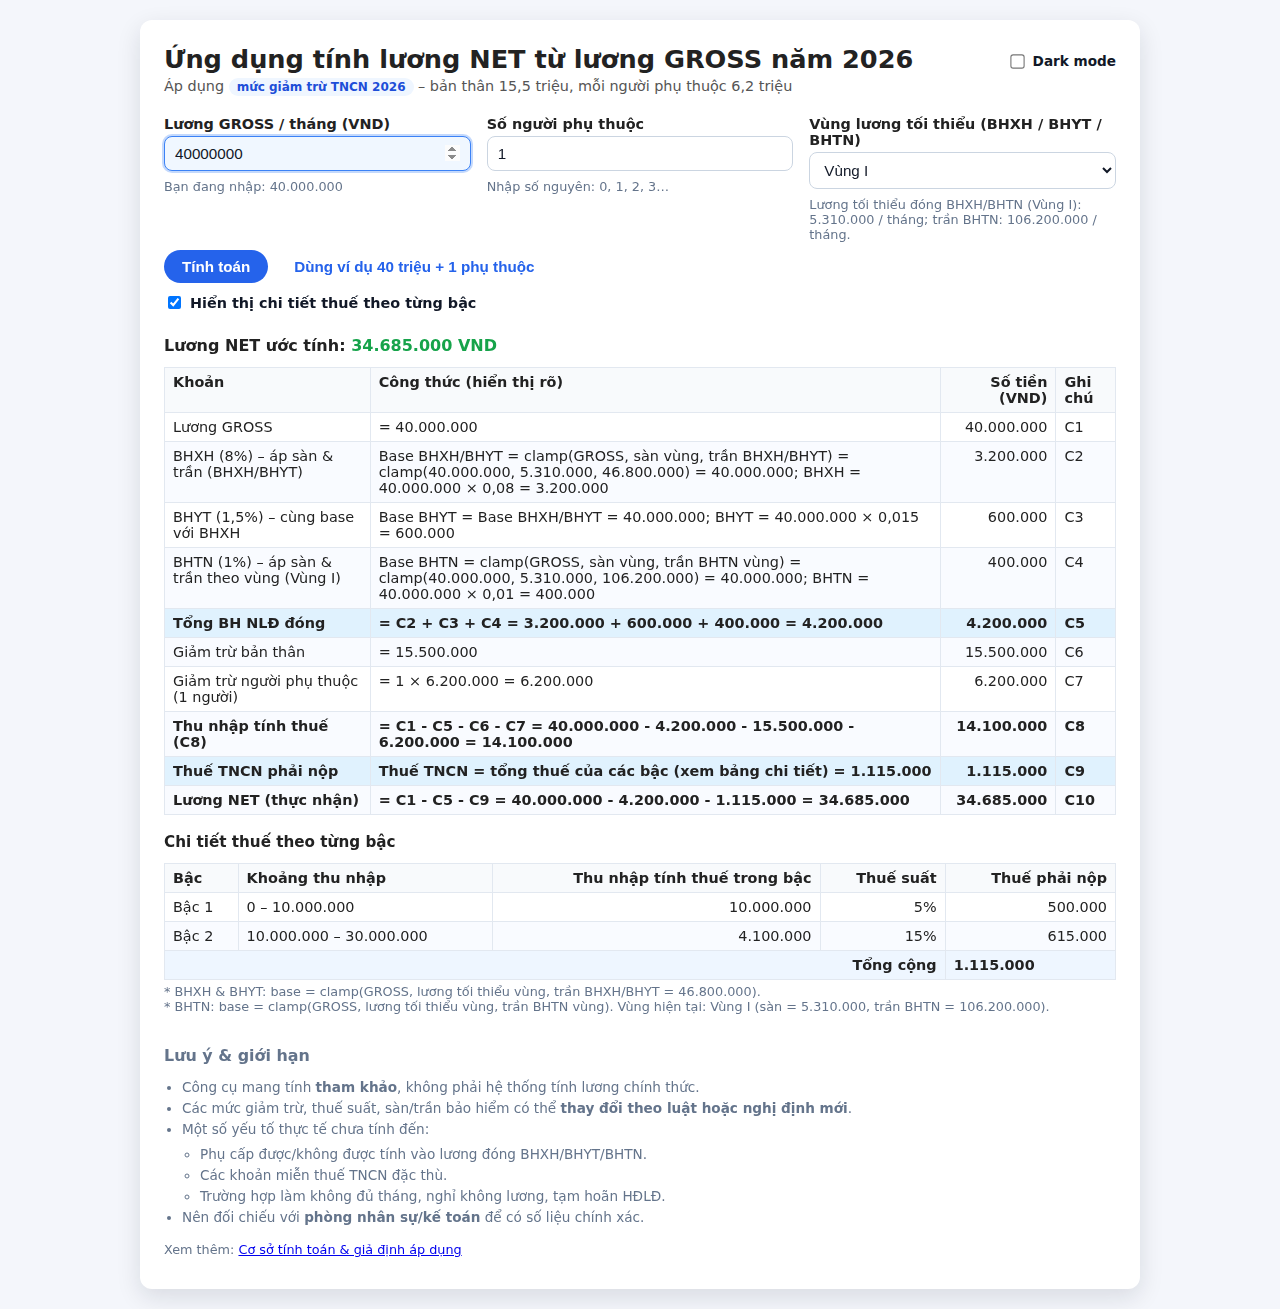
<file: index.html>
<!DOCTYPE html>
<html lang="vi">
<head>
  <meta charset="UTF-8" />
    <meta name="description" content="Ứng dụng tính lương NET từ lương GROSS 2026 theo quy định mới: giảm trừ gia cảnh, thuế TNCN, BHXH, BHYT, BHTN, sàn và trần theo vùng. Hỗ trợ tính chi tiết từng bậc thuế, giao diện đẹp, có Dark Mode.">
<title>Ứng dụng tính lương NET từ lương GROSS 2026</title>
  <link rel="stylesheet" href="style.css" />
</head>
<body>
  <div class="app">
    <div class="app-header">
<h1>Ứng dụng tính lương NET từ lương GROSS năm 2026</h1>
      <label class="theme-toggle">
        <input type="checkbox" id="darkModeToggle" />
        <span>Dark mode</span>
      </label>
    </div>

    <div class="subtitle">
      Áp dụng <span class="tag">mức giảm trừ TNCN 2026</span> – bản thân 15,5 triệu, mỗi người phụ thuộc 6,2 triệu
    </div>

    <div class="form">
      <div class="form-row">
        <div class="field">
          <label for="gross">Lương GROSS / tháng (VND)</label>
          <input type="number" id="gross" value="40000000" min="0" step="100000" />
          <div class="note" id="grossNote">Ví dụ: 40.000.000</div>
        </div>

        <div class="field">
          <label for="dependents">Số người phụ thuộc</label>
          <input type="number" id="dependents" value="1" min="0" step="1" />
          <div class="note">Nhập số nguyên: 0, 1, 2, 3…</div>
        </div>

        <div class="field">
          <label for="region">Vùng lương tối thiểu (BHXH / BHYT / BHTN)</label>
          <select id="region">
            <option value="1">Vùng I</option>
            <option value="2">Vùng II</option>
            <option value="3">Vùng III</option>
            <option value="4">Vùng IV</option>
          </select>
          <div class="note" id="regionNote">
            Lương tối thiểu đóng BHXH/BHTN: 5.310.000 / tháng
          </div>
        </div>
      </div>

      <div class="btn-row">
        <button class="btn-primary" id="calcBtn">Tính toán</button>
        <button class="btn-ghost" id="exampleBtn">Dùng ví dụ 40 triệu + 1 phụ thuộc</button>
      </div>

      <div class="toggle-row">
        <label class="toggle-label">
          <input type="checkbox" id="showBrackets" checked />
          Hiển thị chi tiết thuế theo từng bậc
        </label>
      </div>
    </div>

    <div class="result" id="result"></div>
    <!-- Lưu ý & Giới hạn -->
<div class="note" style="margin-top:30px; font-size:0.85rem; line-height:1.55;">
  <h3 style="margin-bottom:8px;">Lưu ý & giới hạn</h3>
  <ul style="padding-left:18px; margin-top:4px;">
    <li>Công cụ mang tính <strong>tham khảo</strong>, không phải hệ thống tính lương chính thức.</li>
    <li>Các mức giảm trừ, thuế suất, sàn/trần bảo hiểm có thể <strong>thay đổi theo luật hoặc nghị định mới</strong>.</li>
    <li>Một số yếu tố thực tế chưa tính đến:
      <ul style="padding-left:18px; margin-top:4px;">
        <li>Phụ cấp được/không được tính vào lương đóng BHXH/BHYT/BHTN.</li>
        <li>Các khoản miễn thuế TNCN đặc thù.</li>
        <li>Trường hợp làm không đủ tháng, nghỉ không lương, tạm hoãn HĐLĐ.</li>
      </ul>
    </li>
    <li>Nên đối chiếu với <strong>phòng nhân sự/kế toán</strong> để có số liệu chính xác.</li>
  </ul>
</div>

    <div class="note">
  	Xem thêm: <a href="info.html">Cơ sở tính toán &amp; giả định áp dụng</a>
	</div>
  </div>

  <script src="app.js"></script>
    <!-- Google Analytics -->
  <script async src="https://www.googletagmanager.com/gtag/js?id=UA-97194730-5"></script>
  <script>
    window.dataLayer = window.dataLayer || [];
    function gtag(){ dataLayer.push(arguments); }
    gtag('js', new Date());
    gtag('config', 'UA-97194730-5');
  </script>
</body>
</html>
</file>
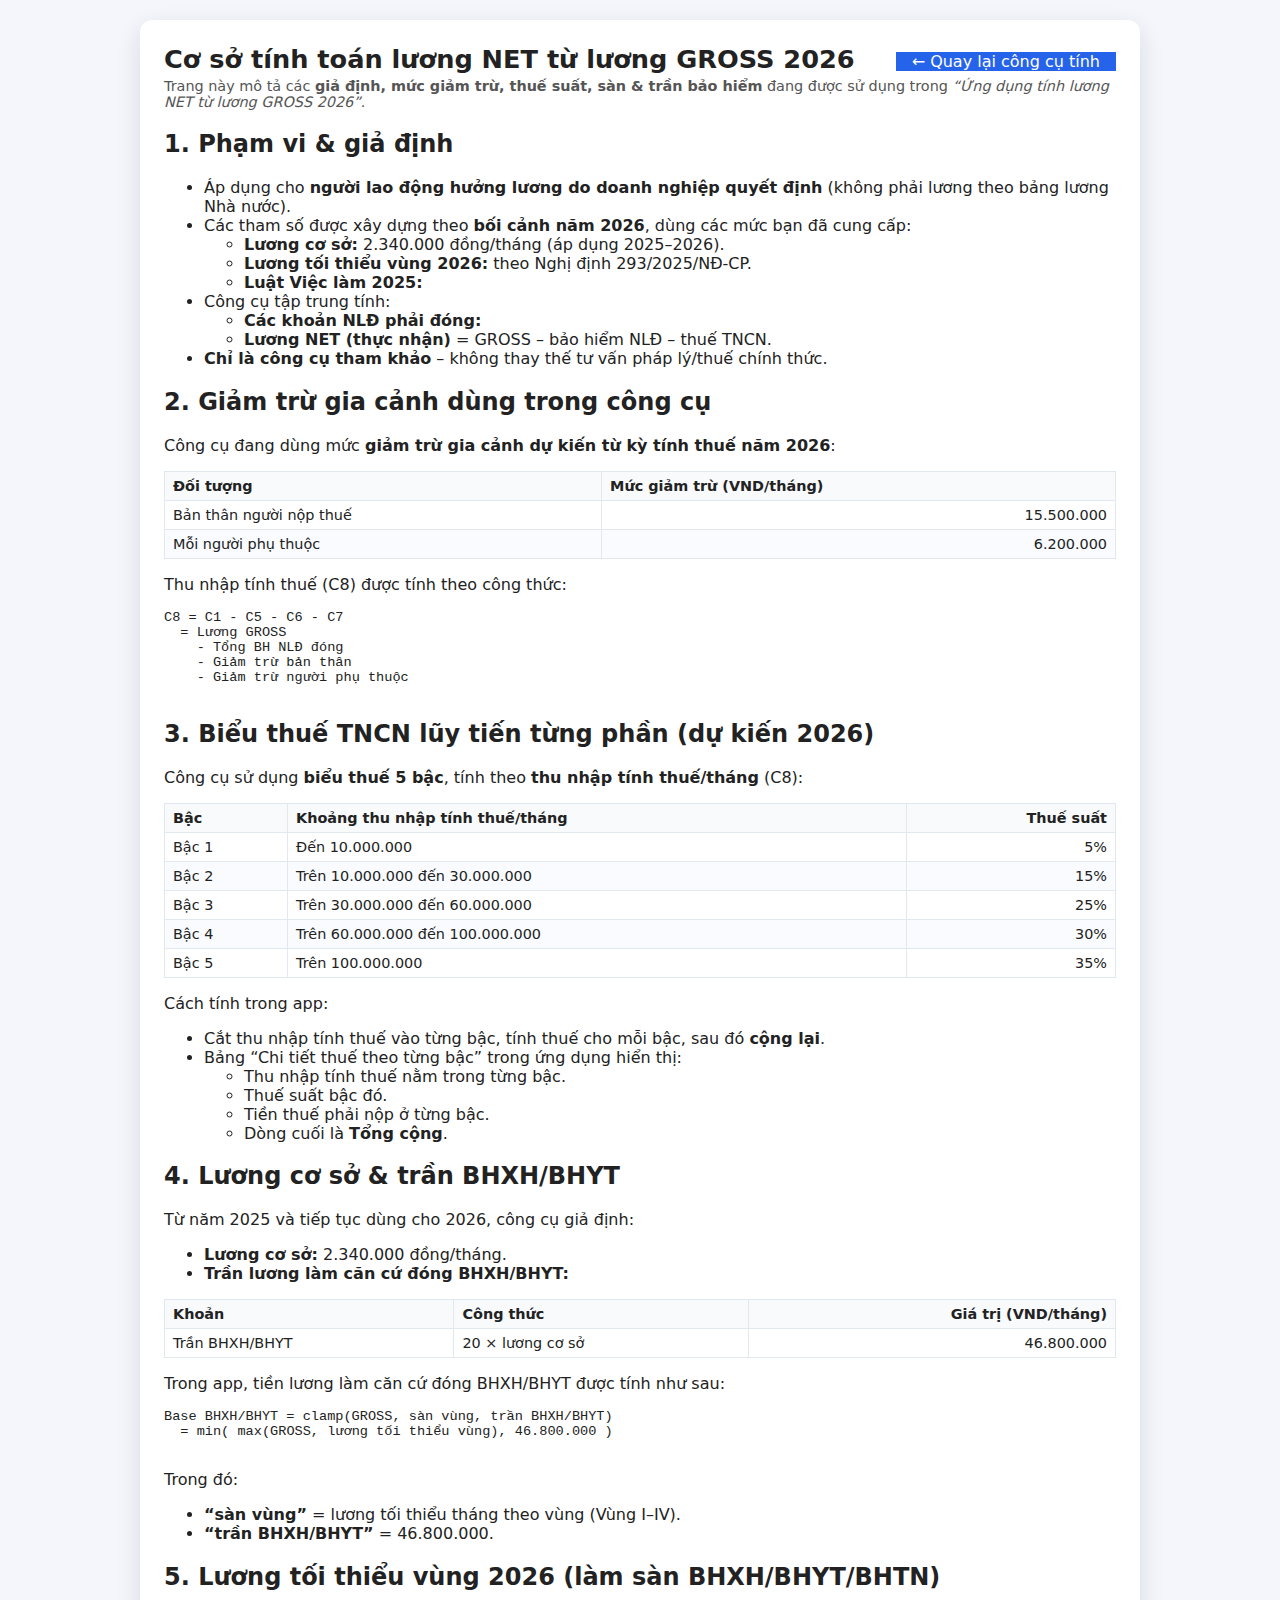
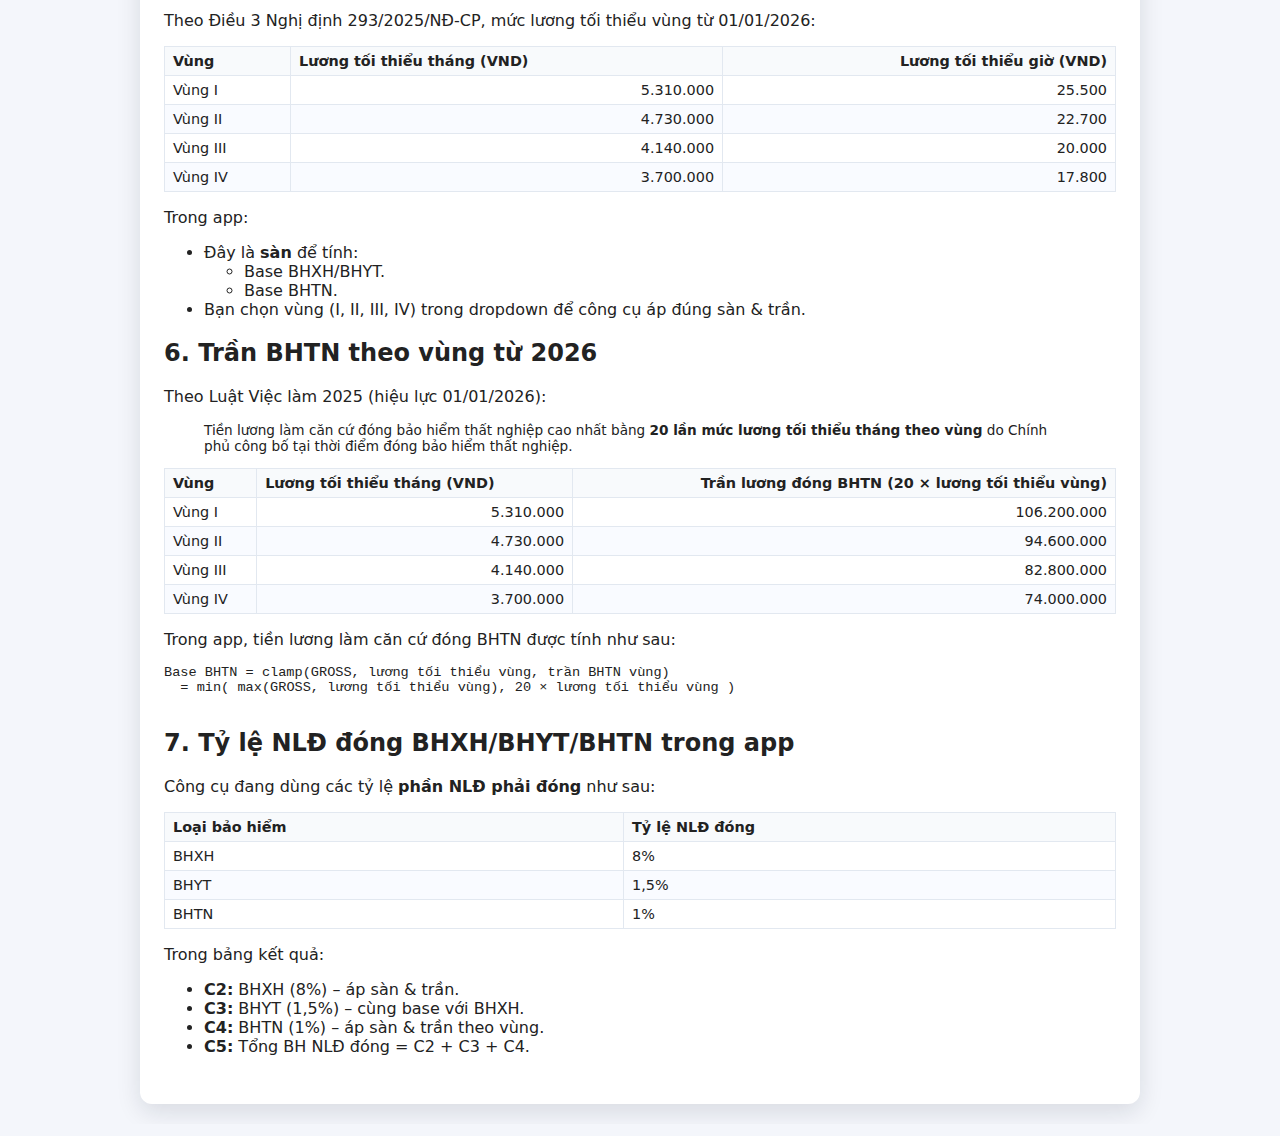
<file: info.html>
<!DOCTYPE html>
<html lang="vi">
<head>
  <meta charset="UTF-8" />
  <title>Cơ sở tính toán – Ứng dụng lương GROSS → NET 2026</title>
  <meta name="description" content="Giải thích cơ sở tính toán cho ứng dụng lương NET từ lương GROSS 2026: giảm trừ gia cảnh, thuế TNCN, BHXH, BHYT, BHTN, lương cơ sở, lương tối thiểu vùng, sàn và trần bảo hiểm.">
  <link rel="stylesheet" href="style.css" />
</head>
<body>
  <div class="app">
    <div class="app-header">
      <h1>Cơ sở tính toán lương NET từ lương GROSS 2026</h1>
      <a href="index.html" class="btn-primary" style="text-decoration:none; padding-inline:16px;">
        ← Quay lại công cụ tính
      </a>
    </div>

    <div class="subtitle">
      Trang này mô tả các <strong>giả định, mức giảm trừ, thuế suất, sàn &amp; trần bảo hiểm</strong>
      đang được sử dụng trong <em>“Ứng dụng tính lương NET từ lương GROSS 2026”</em>.
    </div>

    <!-- 1. Phạm vi & giả định -->
    <section>
      <h2>1. Phạm vi &amp; giả định</h2>
      <ul>
        <li>Áp dụng cho <strong>người lao động hưởng lương do doanh nghiệp quyết định</strong> (không phải lương theo bảng lương Nhà nước).</li>
        <li>Các tham số được xây dựng theo <strong>bối cảnh năm 2026</strong>, dùng các mức bạn đã cung cấp:
          <ul>
            <li><strong>Lương cơ sở:</strong> 2.340.000 đồng/tháng (áp dụng 2025–2026).</li>
            <li><strong>Lương tối thiểu vùng 2026:</strong> theo Nghị định 293/2025/NĐ-CP.</li>
            <li><strong>Luật Việc làm 2025:</strong tiền lương đóng BHTN tối đa bằng 20 × lương tối thiểu vùng.</li>
          </ul>
        </li>
        <li>Công cụ tập trung tính:
          <ul>
            <li><strong>Các khoản NLĐ phải đóng:</strong BHXH, BHYT, BHTN, thuế TNCN.</li>
            <li><strong>Lương NET (thực nhận)</strong> = GROSS – bảo hiểm NLĐ – thuế TNCN.</li>
          </ul>
        </li>
        <li><strong>Chỉ là công cụ tham khảo</strong> – không thay thế tư vấn pháp lý/thuế chính thức.</li>
      </ul>
    </section>

    <!-- 2. Giảm trừ gia cảnh -->
    <section>
      <h2>2. Giảm trừ gia cảnh dùng trong công cụ</h2>
      <p>Công cụ đang dùng mức <strong>giảm trừ gia cảnh dự kiến từ kỳ tính thuế năm 2026</strong>:</p>
      <table>
        <thead>
          <tr>
            <th>Đối tượng</th>
            <th>Mức giảm trừ (VND/tháng)</th>
          </tr>
        </thead>
        <tbody>
          <tr>
            <td>Bản thân người nộp thuế</td>
            <td style="text-align:right;">15.500.000</td>
          </tr>
          <tr>
            <td>Mỗi người phụ thuộc</td>
            <td style="text-align:right;">6.200.000</td>
          </tr>
        </tbody>
      </table>
      <p>Thu nhập tính thuế (C8) được tính theo công thức:</p>
      <pre style="font-size:0.85rem; white-space:pre-wrap;">
C8 = C1 - C5 - C6 - C7
  = Lương GROSS
    - Tổng BH NLĐ đóng
    - Giảm trừ bản thân
    - Giảm trừ người phụ thuộc
      </pre>
    </section>

    <!-- 3. Biểu thuế TNCN -->
    <section>
      <h2>3. Biểu thuế TNCN lũy tiến từng phần (dự kiến 2026)</h2>
      <p>Công cụ sử dụng <strong>biểu thuế 5 bậc</strong>, tính theo <strong>thu nhập tính thuế/tháng</strong> (C8):</p>
      <table>
        <thead>
          <tr>
            <th>Bậc</th>
            <th>Khoảng thu nhập tính thuế/tháng</th>
            <th>Thuế suất</th>
          </tr>
        </thead>
        <tbody>
          <tr>
            <td>Bậc 1</td>
            <td>Đến 10.000.000</td>
            <td>5%</td>
          </tr>
          <tr>
            <td>Bậc 2</td>
            <td>Trên 10.000.000 đến 30.000.000</td>
            <td>15%</td>
          </tr>
          <tr>
            <td>Bậc 3</td>
            <td>Trên 30.000.000 đến 60.000.000</td>
            <td>25%</td>
          </tr>
          <tr>
            <td>Bậc 4</td>
            <td>Trên 60.000.000 đến 100.000.000</td>
            <td>30%</td>
          </tr>
          <tr>
            <td>Bậc 5</td>
            <td>Trên 100.000.000</td>
            <td>35%</td>
          </tr>
        </tbody>
      </table>
      <p>Cách tính trong app:</p>
      <ul>
        <li>Cắt thu nhập tính thuế vào từng bậc, tính thuế cho mỗi bậc, sau đó <strong>cộng lại</strong>.</li>
        <li>Bảng “Chi tiết thuế theo từng bậc” trong ứng dụng hiển thị:
          <ul>
            <li>Thu nhập tính thuế nằm trong từng bậc.</li>
            <li>Thuế suất bậc đó.</li>
            <li>Tiền thuế phải nộp ở từng bậc.</li>
            <li>Dòng cuối là <strong>Tổng cộng</strong>.</li>
          </ul>
        </li>
      </ul>
    </section>

    <!-- 4. Lương cơ sở & trần BHXH/BHYT -->
    <section>
      <h2>4. Lương cơ sở &amp; trần BHXH/BHYT</h2>
      <p>Từ năm 2025 và tiếp tục dùng cho 2026, công cụ giả định:</p>
      <ul>
        <li><strong>Lương cơ sở:</strong> 2.340.000 đồng/tháng.</li>
        <li><strong>Trần lương làm căn cứ đóng BHXH/BHYT:</strong></li>
      </ul>
      <table>
        <thead>
          <tr>
            <th>Khoản</th>
            <th>Công thức</th>
            <th>Giá trị (VND/tháng)</th>
          </tr>
        </thead>
        <tbody>
          <tr>
            <td>Trần BHXH/BHYT</td>
            <td>20 × lương cơ sở</td>
            <td style="text-align:right;">46.800.000</td>
          </tr>
        </tbody>
      </table>
      <p>Trong app, tiền lương làm căn cứ đóng BHXH/BHYT được tính như sau:</p>
      <pre style="font-size:0.85rem; white-space:pre-wrap;">
Base BHXH/BHYT = clamp(GROSS, sàn vùng, trần BHXH/BHYT)
  = min( max(GROSS, lương tối thiểu vùng), 46.800.000 )
      </pre>
      <p>Trong đó:</p>
      <ul>
        <li><strong>“sàn vùng”</strong> = lương tối thiểu tháng theo vùng (Vùng I–IV).</li>
        <li><strong>“trần BHXH/BHYT”</strong> = 46.800.000.</li>
      </ul>
    </section>

    <!-- 5. Lương tối thiểu vùng 2026 -->
    <section>
      <h2>5. Lương tối thiểu vùng 2026 (làm sàn BHXH/BHYT/BHTN)</h2>
      <p>Theo Điều 3 Nghị định 293/2025/NĐ-CP, mức lương tối thiểu vùng từ 01/01/2026:</p>
      <table>
        <thead>
          <tr>
            <th>Vùng</th>
            <th>Lương tối thiểu tháng (VND)</th>
            <th>Lương tối thiểu giờ (VND)</th>
          </tr>
        </thead>
        <tbody>
          <tr>
            <td>Vùng I</td>
            <td style="text-align:right;">5.310.000</td>
            <td style="text-align:right;">25.500</td>
          </tr>
          <tr>
            <td>Vùng II</td>
            <td style="text-align:right;">4.730.000</td>
            <td style="text-align:right;">22.700</td>
          </tr>
          <tr>
            <td>Vùng III</td>
            <td style="text-align:right;">4.140.000</td>
            <td style="text-align:right;">20.000</td>
          </tr>
          <tr>
            <td>Vùng IV</td>
            <td style="text-align:right;">3.700.000</td>
            <td style="text-align:right;">17.800</td>
          </tr>
        </tbody>
      </table>
      <p>Trong app:</p>
      <ul>
        <li>Đây là <strong>sàn</strong> để tính:
          <ul>
            <li>Base BHXH/BHYT.</li>
            <li>Base BHTN.</li>
          </ul>
        </li>
        <li>Bạn chọn vùng (I, II, III, IV) trong dropdown để công cụ áp đúng sàn &amp; trần.</li>
      </ul>
    </section>

    <!-- 6. Trần BHTN theo vùng -->
    <section>
      <h2>6. Trần BHTN theo vùng từ 2026</h2>
      <p>Theo Luật Việc làm 2025 (hiệu lực 01/01/2026):</p>
      <blockquote style="font-size:0.85rem;">
        Tiền lương làm căn cứ đóng bảo hiểm thất nghiệp cao nhất bằng
        <strong>20 lần mức lương tối thiểu tháng theo vùng</strong>
        do Chính phủ công bố tại thời điểm đóng bảo hiểm thất nghiệp.
      </blockquote>
      <table>
        <thead>
          <tr>
            <th>Vùng</th>
            <th>Lương tối thiểu tháng (VND)</th>
            <th>Trần lương đóng BHTN (20 × lương tối thiểu vùng)</th>
          </tr>
        </thead>
        <tbody>
          <tr>
            <td>Vùng I</td>
            <td style="text-align:right;">5.310.000</td>
            <td style="text-align:right;">106.200.000</td>
          </tr>
          <tr>
            <td>Vùng II</td>
            <td style="text-align:right;">4.730.000</td>
            <td style="text-align:right;">94.600.000</td>
          </tr>
          <tr>
            <td>Vùng III</td>
            <td style="text-align:right;">4.140.000</td>
            <td style="text-align:right;">82.800.000</td>
          </tr>
          <tr>
            <td>Vùng IV</td>
            <td style="text-align:right;">3.700.000</td>
            <td style="text-align:right;">74.000.000</td>
          </tr>
        </tbody>
      </table>
      <p>Trong app, tiền lương làm căn cứ đóng BHTN được tính như sau:</p>
      <pre style="font-size:0.85rem; white-space:pre-wrap;">
Base BHTN = clamp(GROSS, lương tối thiểu vùng, trần BHTN vùng)
  = min( max(GROSS, lương tối thiểu vùng), 20 × lương tối thiểu vùng )
      </pre>
    </section>

    <!-- 7. Tỷ lệ NLĐ đóng BHXH/BHYT/BHTN -->
    <section>
      <h2>7. Tỷ lệ NLĐ đóng BHXH/BHYT/BHTN trong app</h2>
      <p>Công cụ đang dùng các tỷ lệ <strong>phần NLĐ phải đóng</strong> như sau:</p>
      <table>
        <thead>
          <tr>
            <th>Loại bảo hiểm</th>
            <th>Tỷ lệ NLĐ đóng</th>
          </tr>
        </thead>
        <tbody>
          <tr>
            <td>BHXH</td>
            <td>8%</td>
          </tr>
          <tr>
            <td>BHYT</td>
            <td>1,5%</td>
          </tr>
          <tr>
            <td>BHTN</td>
            <td>1%</td>
          </tr>
        </tbody>
      </table>
      <p>Trong bảng kết quả:</p>
      <ul>
        <li><strong>C2:</strong> BHXH (8%) – áp sàn &amp; trần.</li>
        <li><strong>C3:</strong> BHYT (1,5%) – cùng base với BHXH.</li>
        <li><strong>C4:</strong> BHTN (1%) – áp sàn &amp; trần theo vùng.</li>
        <li><strong>C5:</strong> Tổng BH NLĐ đóng = C2 + C3 + C4.</li>
      </ul>
    </section>

  </div>
</body>
</html>
</file>
<file: style.css>
* {
  box-sizing: border-box;
}

body {
  font-family: system-ui, -apple-system, BlinkMacSystemFont, "Segoe UI", sans-serif;
  background: #f4f6fb;
  margin: 0;
  padding: 20px;
  color: #222;
}

.app {
  max-width: 1000px;
  margin: 0 auto;
  background: #ffffff;
  border-radius: 12px;
  padding: 24px 24px 32px;
  box-shadow: 0 8px 24px rgba(15, 23, 42, 0.12);
}

.app-header {
  display: flex;
  justify-content: space-between;
  align-items: center;
  gap: 12px;
}

h1 {
  margin-top: 0;
  margin-bottom: 4px;
  font-size: 1.6rem;
}

.subtitle {
  text-align: left;
  margin-bottom: 20px;
  font-size: 0.9rem;
  color: #555;
}

.theme-toggle {
  font-size: 0.85rem;
  display: inline-flex;
  align-items: center;
  gap: 6px;
  color: #111827;
}

.theme-toggle input {
  transform: scale(1.1);
}

.form-row {
  display: flex;
  gap: 16px;
  flex-wrap: wrap;
  margin-bottom: 8px;
}

.field {
  flex: 1 1 220px;
  display: flex;
  flex-direction: column;
  gap: 4px;
}

label {
  font-size: 0.9rem;
  font-weight: 600;
}

input[type="number"],
select {
  padding: 8px 10px;
  border-radius: 8px;
  border: 1px solid #cbd5e1;
  font-size: 0.95rem;
  background: #ffffff;
  color: #111827;
}

input[type="number"]:focus,
select:focus {
  outline: none;
  border-color: #2563eb;
  box-shadow: 0 0 0 1px #2563eb33;
}

.btn-row {
  margin-top: 8px;
  display: flex;
  gap: 8px;
  flex-wrap: wrap;
  align-items: center;
}

button {
  border: none;
  border-radius: 999px;
  padding: 8px 18px;
  font-size: 0.95rem;
  cursor: pointer;
  font-weight: 600;
  display: inline-flex;
  align-items: center;
  gap: 6px;
}

.btn-primary {
  background: #2563eb;
  color: white;
}

.btn-primary:hover {
  background: #1d4ed8;
}

.btn-ghost {
  background: transparent;
  color: #2563eb;
}

.btn-ghost:hover {
  background: #e5edff;
}

.toggle-row {
  margin-top: 10px;
}

.toggle-label {
  font-size: 0.9rem;
  color: #111827;
  display: flex;
  align-items: center;
  gap: 6px;
}

.note {
  font-size: 0.8rem;
  color: #64748b;
  margin-top: 4px;
}

.result {
  margin-top: 24px;
}

table {
  width: 100%;
  border-collapse: collapse;
  margin-top: 12px;
  font-size: 0.9rem;
}

th,
td {
  border: 1px solid #e2e8f0;
  padding: 6px 8px;
  vertical-align: top;
}

/* Căn trái cho cột 1, 2, 4 */
th:nth-child(1),
th:nth-child(2),
th:nth-child(4),
td:nth-child(1),
td:nth-child(2),
td:nth-child(4) {
  text-align: left;
}

/* Căn phải cho cột Số tiền (VND) */
th:nth-child(3),
td:nth-child(3) {
  text-align: right;
}

th {
  background: #f8fafc;
  font-weight: 600;
}

tr:nth-child(even) td {
  background: #f9fbff;
}

.highlight {
  background: #e0f2fe !important;
  font-weight: 600;
}

.tag {
  display: inline-block;
  padding: 2px 8px;
  border-radius: 999px;
  background: #eff6ff;
  color: #1d4ed8;
  font-size: 0.75rem;
  font-weight: 600;
}

.net-summary {
  margin-top: 8px;
  font-weight: 600;
  font-size: 1rem;
}

/* Số tiền VND ở dòng Lương Net in đậm */
.net-row td:nth-child(3) {
  font-weight: 700;
}

.bracket-title {
  margin-top: 18px;
  font-size: 0.95rem;
  font-weight: 600;
}

.bracket-table th:nth-child(1),
.bracket-table td:nth-child(1),
.bracket-table th:nth-child(2),
.bracket-table td:nth-child(2) {
  text-align: left;
}

.bracket-table th:nth-child(3),
.bracket-table td:nth-child(3),
.bracket-table th:nth-child(4),
.bracket-table td:nth-child(4),
.bracket-table th:nth-child(5),
.bracket-table td:nth-child(5) {
  text-align: right;
}
#gross:focus {
  outline: none;
  border-color: #3b82f6 !important;
  box-shadow: 0 0 0 2px rgba(59,130,246,0.3);
  background-color: #f0f7ff;
}

/* ==== DARK MODE ==== */

body.dark {
  background: #020617;
  color: #e5e7eb;
}

body.dark .app {
  background: #020617;
  box-shadow: 0 12px 30px rgba(0, 0, 0, 0.7);
  border: 1px solid #1e293b;
}

body.dark h1 {
  color: #e5e7eb;
}

body.dark .subtitle {
  color: #9ca3af;
}

body.dark .theme-toggle {
  color: #e5e7eb;
}

body.dark input[type="number"],
body.dark select {
  background: #0f172a;
  color: #e5e7eb;
  border-color: #334155;
}

body.dark input[type="number"]:focus,
body.dark select:focus {
  border-color: #60a5fa;
  box-shadow: 0 0 0 1px #60a5fa55;
}

body.dark .btn-primary {
  background: #3b82f6;
}

body.dark .btn-primary:hover {
  background: #2563eb;
}

body.dark .btn-ghost {
  color: #93c5fd;
}

body.dark .btn-ghost:hover {
  background: #0f172a;
}

body.dark .note {
  color: #9ca3af;
}

body.dark table {
  border-color: #1f2937;
}

body.dark th,
body.dark td {
  border-color: #1f2937;
}

body.dark th {
  background: #111827;
  color: #e5e7eb;
}

body.dark tr:nth-child(even) td,
body.dark tr:nth-child(odd) td {
  background: #020617;
}

body.dark .highlight {
  background: #1d283a !important;
}

body.dark .tag {
  background: #1d283a;
  color: #93c5fd;
}

body.dark .bracket-title {
  color: #e5e7eb;
}

body.dark .bracket-table th {
  background: #111827;
}

body.dark .bracket-table tr:nth-child(even) td,
body.dark .bracket-table tr:nth-child(odd) td {
  background: #020617;
}

body.dark .note a {
  color: #93c5fd;
}
body.dark .toggle-label {
  color: #e5e7eb; /* hoặc #f1f5f9 cho sáng hơn */
}
body.dark #gross:focus {
  border-color: #60a5fa !important;
  box-shadow: 0 0 0 2px rgba(96,165,250,0.4);
  background-color: #1e293b;
}

@media (max-width: 640px) {
  .app {
    padding: 16px 14px 22px;
  }
  .app-header {
    flex-direction: column;
    align-items: flex-start;
  }
  h1 {
    font-size: 1.3rem;
  }
}
</file>
